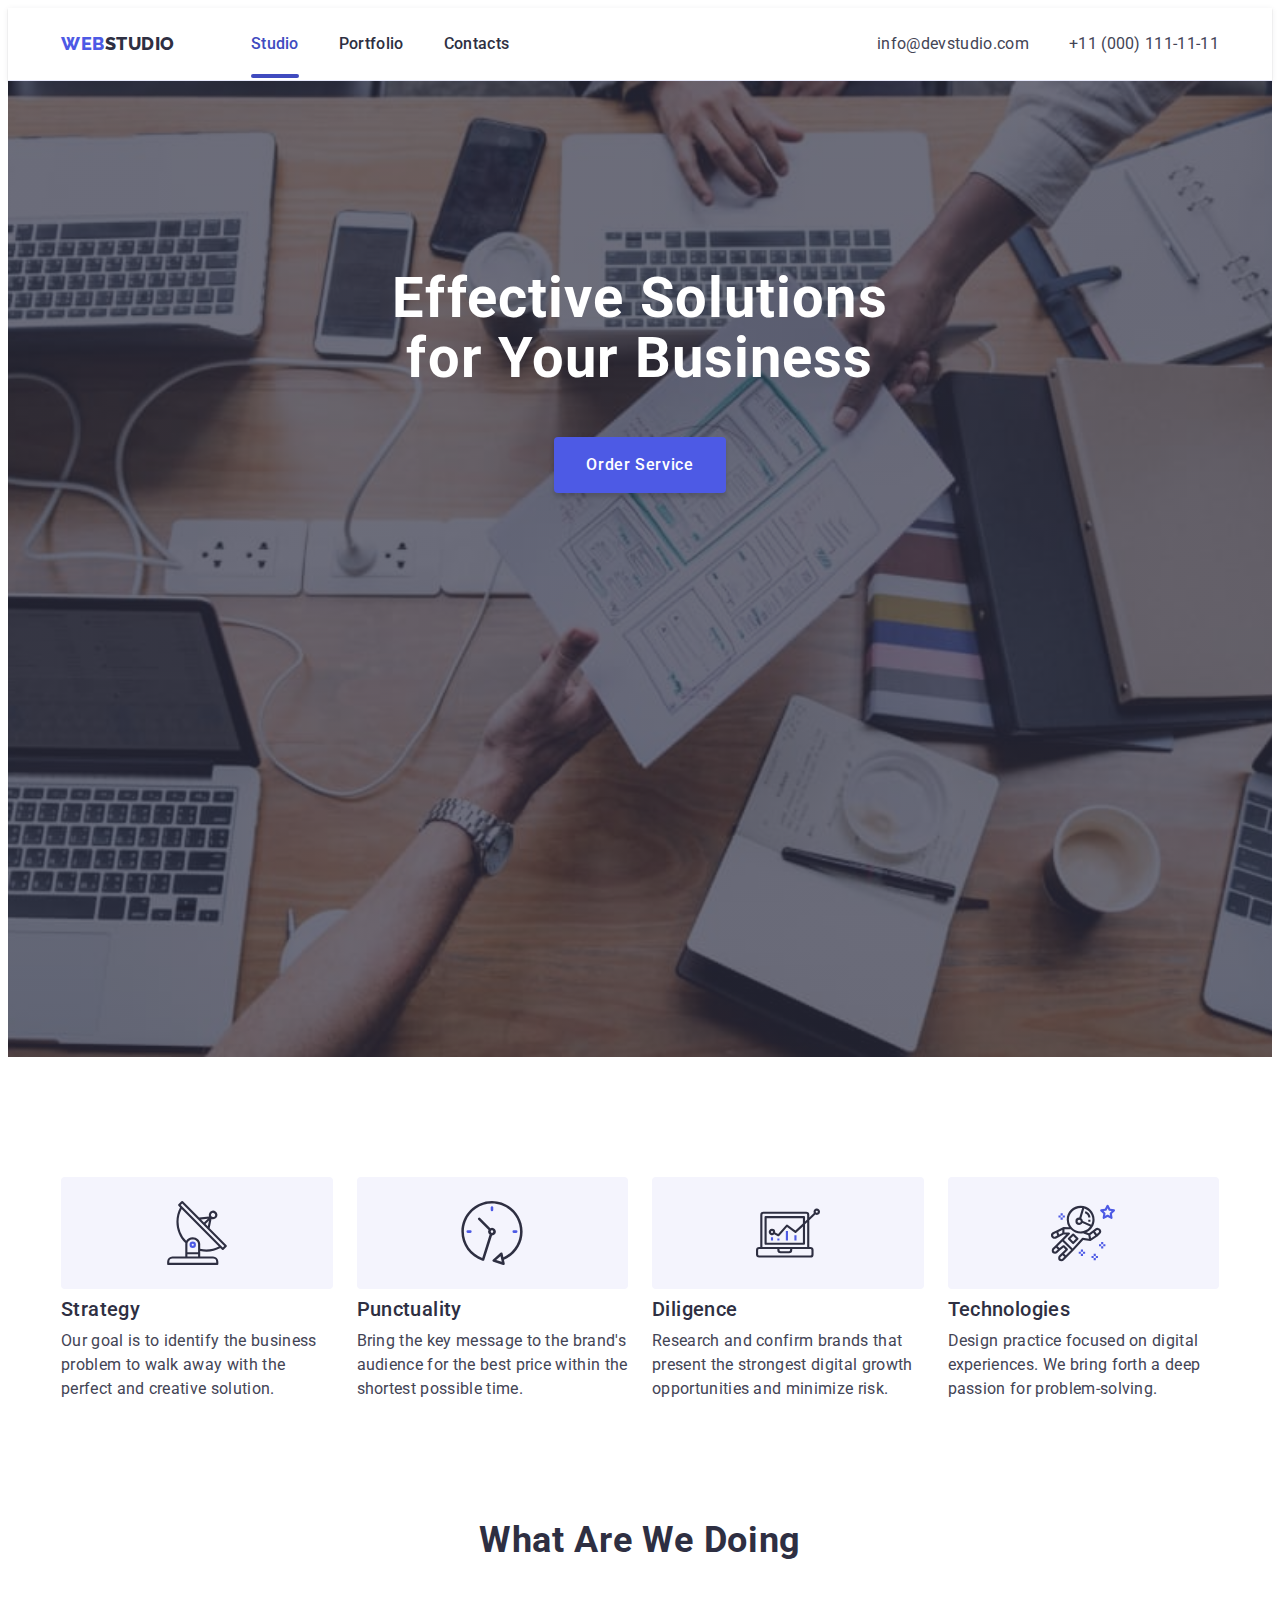
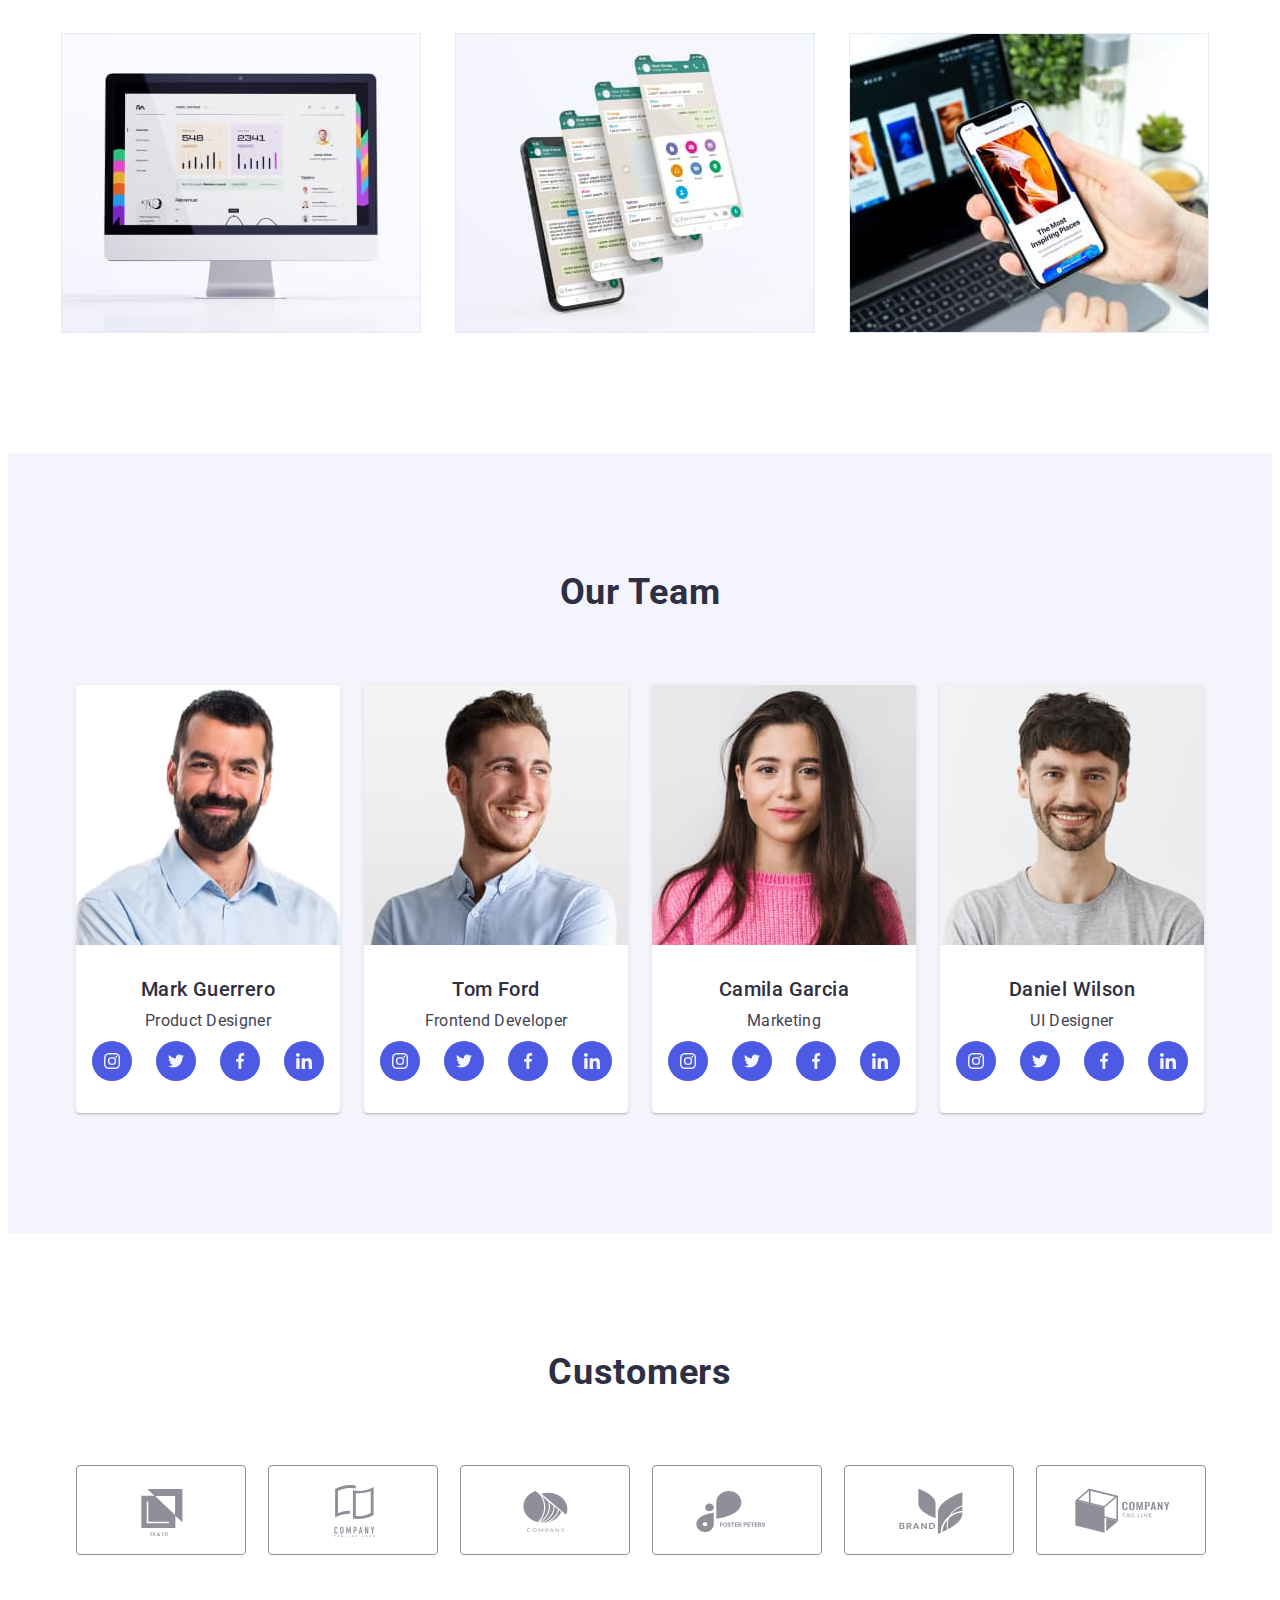
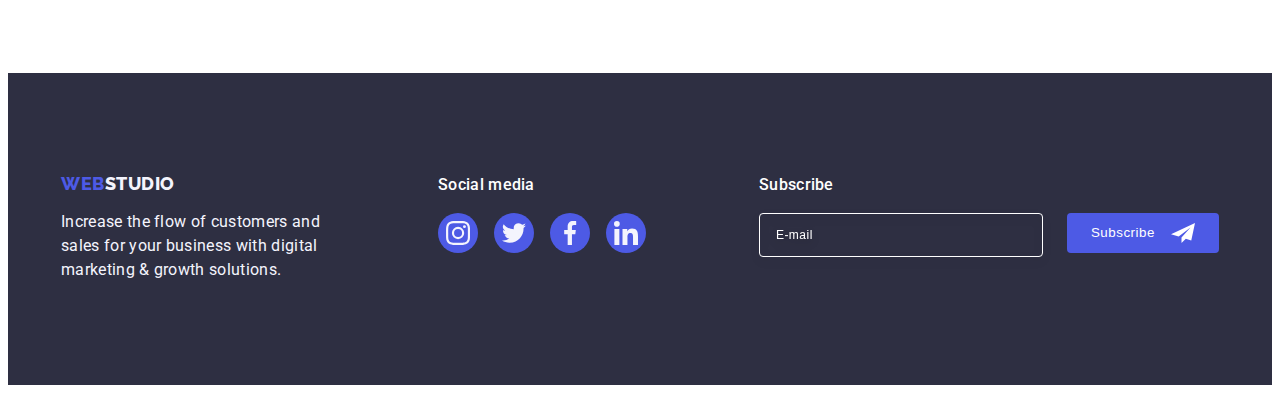
<file: index.html>
<!DOCTYPE html>
<html lang="en">

<head>
  <meta charset="UTF-8">
  <meta http-equiv="X-UA-Compatible" content="IE=edge">
  <meta name="viewport" content="width=device-width, initial-scale=1.0">
  <title>Document</title>
  <link rel="stylesheet" href="https://cdnjs.cloudflare.com/ajax/libs/modern-normalize/1.1.0/modern-normalize.min.css"
    integrity="sha512-wpPYUAdjBVSE4KJnH1VR1HeZfpl1ub8YT/NKx4PuQ5NmX2tKuGu6U/JRp5y+Y8XG2tV+wKQpNHVUX03MfMFn9Q=="
    crossorigin="anonymous" referrerpolicy="no-referrer" />
  <link rel="stylesheet" href="./css/styles.css">
  <link rel="preconnect" href="https://fonts.googleapis.com">
  <link rel="preconnect" href="https://fonts.gstatic.com" crossorigin>
  <link href="https://fonts.googleapis.com/css2?family=Raleway:wght@800&family=Roboto:wght@400;500;700;900&display=swap"
    rel="stylesheet">
</head>

<body>
  <!-- header -->
  <header class="page-header">
    <div class="container page-header-container">
      <nav class="menu-nav">
        <a href="./index.html" class="logo link">Web<span class="logo-studio">Studio</span> </a>
        <ul class="nav-list list">
          <li class="item"><a href="./index.html" class="link-nav link current">Studio</a></li>
          <li class="item"><a href="./portfolio.html" class="link-nav link">Portfolio</a></li>
          <li class="item"><a href="" class="link-nav link">Contacts</a></li>
        </ul>
        <button type="button" class="menu-burger-btn-open js-open-menu">
          <svg width="32" height="22" class="menu-icon-open">
            <use href="./images/icons.svg#icon-menu"></use>
          </svg>
        </button>
      </nav>
      <address class="authorization">
        <ul class="list-auth list ">
          <li class="item item-mail"><a href="mailto:info@devstudio.com"
              class="auth-contact link">info@devstudio.com</a></li>
          <li class="item"><a href="tel:+110001111111" class="auth-contact link">+11 (000) 111-11-11</a></li>
        </ul>
      </address>
    </div>
    <div class="mobile-menu js-menu-container">
      <div class="container mobile-menu-container">
        <!-- close btn -->
        <button class="menu-btn-close js-close-menu">
          <svg width="8" height="8" class="menu-btn-close-icon">
            <use href="./images/icons.svg#icon-close"></use>
          </svg>
        </button>
        <!-- nav -->
        <ul class="mobile-nav-list list">
          <li class="mobile-nav-list-item"><a href="./index.html" class="mobile-nav-link link current">Studio</a></li>
          <li class="mobile-nav-list-item"><a href="./portfolio.html" class="mobile-nav-link link">Portfolio</a></li>
          <li class="mobile-nav-list-item"><a href="" class="mobile-nav-link link">Contacts</a></li>
        </ul>
        <!-- adress -->
        <div class="container-address-icon">
          <ul class="mobile-address-list list">
            <li class="mobile-address-item">
              <a href="tel:+110001111111" class="mobile-address-tel link">+11 (000)
                111-11-11</a>
            </li>
            <li class="mobile-address-item">
              <a href="mailto:info@devstudio.com" class="mobile-address-mail link">info@devstudio.com</a>
            </li>
          </ul>
          <!-- icon -->
          <ul class="mobile-social-media-list list">
            <li class="mobile-social-item">
              <a href="#" class="mobile-social-link link">
                <svg class="mobile-social-icon" width="24" height="24">
                  <use href="./images/icons.svg#icon-instagram2"></use>
                </svg>
              </a>
            </li>
            <li class="mobile-social-item">
              <a href="#" class="mobile-social-link link">
                <svg class="mobile-social-icon" width="24" height="24">
                  <use href="./images/icons.svg#icon-twitter1"></use>
                </svg>
              </a>
            </li>
            <li class="mobile-social-item">
              <a href="#" class="mobile-social-link link">
                <svg class="mobile-social-icon" width="24" height="24">
                  <use href="./images/icons.svg#icon-facebook1"></use>
                </svg>
              </a>
            </li>
            <li class="mobile-social-item">
              <a href="#" class="mobile-social-link link">
                <svg class="mobile-social-icon" width="24" height="24">
                  <use href="./images/icons.svg#icon-linkedin1"></use>
                </svg>
              </a>
            </li>
          </ul>
        </div>
      </div>
    </div>

  </header>

  <main>
    <!-- hero -->
    <section class="section hero">
      <div class="container">
        <h1 class="main-title">Effective Solutions
          for Your Business</h1>
        <button type="button" class="effective-button" data-modal-open>Order Service</button>
      </div>
    </section>
    <!-- Our advantages -->
    <section class="section">
      <div class="container">
        <h2 class="visually-hidden">Our advantages</h2>
        <ul class="list our-list">

          <li class="list-our">
            <div class="list-our-container">
              <svg width="64" height="64">
                <use href="./images/icons.svg#icon-antenna"></use>
              </svg>
            </div>
            <h3 class="title-our">Strategy</h3>
            <p class="text-list">Our goal is to identify the business
              problem to walk away with the perfect and creative solution.</p>
          </li>

          <li class="list-our">
            <div class="list-our-container">
              <svg width="64" height="64">
                <use href="./images/icons.svg#icon-clock"></use>
              </svg>
            </div>
            <h3 class="title-our">Punctuality</h3>
            <p class="text-list">Bring the key message to the brand's audience for the best price within the
              shortest possible
              time.
            </p>
          </li>

          <li class="list-our">
            <div class="list-our-container">
              <svg width="64" height="64">
                <use href="./images/icons.svg#icon-diagram"></use>
              </svg>
            </div>
            <h3 class="title-our">Diligence</h3>
            <p class="text-list">Research and confirm brands that present the strongest digital growth opportunities
              and minimize
              risk.</p>
          </li>

          <li class="list-our">
            <div class="list-our-container">
              <svg width="64" height="64">
                <use href="./images/icons.svg#icon-astronaut"></use>
              </svg>
            </div>
            <h3 class="title-our">Technologies</h3>
            <p class="text-list">Design practice focused on digital experiences. We bring forth a deep passion for
              problem-solving.
            </p>
          </li>
        </ul>
      </div>
    </section>
    <!-- Worker -->
    <section class="section work">
      <div class="container">
        <h2 class="title-worker">What are we doing</h2>
        <ul class="list list-worker">
          <li class="worker-item">
            <img srcset="./images/pc/pc@2x.jpg 2x" src="./images/pc/pc.jpg" alt="pc" width="360">
          </li>
          <li class="worker-item">
            <img srcset="./images/phones/phones@2x.jpg 2x" src="./images/phones/phones.jpg" alt="phones" width="360">
          </li>
          <li class="worker-item">
            <img srcset="./images/phone/phone@2x.jpg 2x" src="./images/phone/phone.jpg" alt="phone" width="360">
          </li>
        </ul>
      </div>
    </section>
    <!-- Our Team -->
    <section class="section our-team">
      <div class="container">
        <h2 class="title-worker">Our Team</h2>
        <ul class="list list-team">
          <li class="team-list"><img srcset="./images/mark/mark@2x.jpg 2x" src="./images/mark/mark.jpg" alt="worker"
              width="264">
            <div class="our-team-item">
              <h3 class="title-our-team ">Mark Guerrero</h3>
              <p class="our-text">Product Designer</p>
              <ul class="list-icon-team list">
                <li class="list-icon-item">
                  <a href="#" class="link-icon link">
                    <svg class="icon-team" width="16" height="16">
                      <use href="./images/icons.svg#icon-instagram2"></use>
                    </svg>
                  </a>
                </li>

                <li class="list-icon-item">
                  <a href="#" class="link-icon link">
                    <svg class="icon-team" width="16" height="16">
                      <use href="./images/icons.svg#icon-twitter1"></use>
                    </svg>
                  </a>
                </li>

                <li class="list-icon-item">
                  <a href="#" class="link-icon link">
                    <svg class="icon-team" width="16" height="16">
                      <use href="./images/icons.svg#icon-facebook1"></use>
                    </svg>
                  </a>
                </li>

                <li class="list-icon-item">
                  <a href="#" class="link-icon link">
                    <svg class="icon-team" width="16" height="16">
                      <use href="./images/icons.svg#icon-linkedin1"></use>
                    </svg>
                  </a>
                </li>
              </ul>
            </div>
          </li>
          <li class="team-list"><img srcset="./images/tom/tom@2x.jpg 2x" src="./images/tom/tom.jpg" alt="worker"
              width="264">
            <div class="our-team-item">
              <h3 class="title-our-team">Tom Ford</h3>
              <p class="our-text">Frontend Developer</p>
              <ul class="list-icon-team list">
                <li class="list-icon-item">
                  <a href="#" class="link-icon link">
                    <svg class="icon-team" width="16" height="16">
                      <use href="./images/icons.svg#icon-instagram2"></use>
                    </svg>
                  </a>
                </li>

                <li class="list-icon-item">
                  <a href="#" class="link-icon link">
                    <svg class="icon-team" width="16" height="16">
                      <use href="./images/icons.svg#icon-twitter1"></use>
                    </svg>
                  </a>
                </li>

                <li class="list-icon-item">
                  <a href="#" class="link-icon link">
                    <svg class="icon-team" width="16" height="16">
                      <use href="./images/icons.svg#icon-facebook1"></use>
                    </svg>
                  </a>
                </li>

                <li class="list-icon-item">
                  <a href="#" class="link-icon link">
                    <svg class="icon-team" width="16" height="16">
                      <use href="./images/icons.svg#icon-linkedin1"></use>
                    </svg>
                  </a>
                </li>
              </ul>
            </div>
          </li>
          <li class="team-list"><img srcset="./images/camila/camila@2x.jpg 2x" src="./images/camila/camila.jpg"
              alt="worker" width="264">
            <div class="our-team-item">
              <h3 class="title-our-team">Camila Garcia</h3>
              <p class="our-text">Marketing</p>
              <ul class="list-icon-team list">
                <li class="list-icon-item">
                  <a href="#" class="link-icon link">
                    <svg class="icon-team" width="16" height="16">
                      <use href="./images/icons.svg#icon-instagram2"></use>
                    </svg>
                  </a>
                </li>

                <li class="list-icon-item">
                  <a href="#" class="link-icon link">
                    <svg class="icon-team" width="16" height="16">
                      <use href="./images/icons.svg#icon-twitter1"></use>
                    </svg>
                  </a>
                </li>

                <li class="list-icon-item">
                  <a href="#" class="link-icon link">
                    <svg class="icon-team" width="16" height="16">
                      <use href="./images/icons.svg#icon-facebook1"></use>
                    </svg>
                  </a>
                </li>

                <li class="list-icon-item">
                  <a href="#" class="link-icon link">
                    <svg class="icon-team" width="16" height="16">
                      <use href="./images/icons.svg#icon-linkedin1"></use>
                    </svg>
                  </a>
                </li>
              </ul>
            </div>
          </li>
          <li class="team-list"><img srcset="./images/daniel/daniel@2x.jpg 2x" src="./images/daniel/daniel.jpg"
              alt="worker" width="264">
            <div class="our-team-item">
              <h3 class=" title-our-team">Daniel Wilson</h3>
              <p class="our-text">UI Designer</p>
              <ul class="list-icon-team list">
                <li class="list-icon-item">
                  <a href="#" class="link-icon link">
                    <svg class="icon-team" width="16" height="16">
                      <use href="./images/icons.svg#icon-instagram2"></use>
                    </svg>
                  </a>
                </li>

                <li class="list-icon-item">
                  <a href="#" class="link-icon link">
                    <svg class="icon-team" width="16" height="16">
                      <use href="./images/icons.svg#icon-twitter1"></use>
                    </svg>
                  </a>
                </li>

                <li class="list-icon-item">
                  <a href="#" class="link-icon link">
                    <svg class="icon-team" width="16" height="16">
                      <use href="./images/icons.svg#icon-facebook1"></use>
                    </svg>
                  </a>
                </li>

                <li class="list-icon-item">
                  <a href="#" class="link-icon link">
                    <svg class="icon-team" width="16" height="16">
                      <use href="./images/icons.svg#icon-linkedin1"></use>
                    </svg>
                  </a>
                </li>
              </ul>
            </div>
          </li>
        </ul>
      </div>
    </section>
    <!-- company -->
    <section class="section">
      <div class="container">
        <h2 class="title-worker title-company">Customers</h2>
        <ul class="company-list list">

          <li class="company-list-item">
            <a href="#" class="link-company link">
              <svg class="icon" width="104" height="56">
                <use href="./images/icons.svg#icon-yaco"></use>
              </svg>
            </a>
          </li>

          <li class="company-list-item">
            <a href="#" class="link-company link">
              <svg class="icon" width="104" height="56">
                <use href="./images/icons.svg#icon-tagline"></use>
              </svg>
            </a>
          </li>

          <li class=" company-list-item">
            <a href="#" class="link-company link">
              <svg class="icon" width="104" height="56">
                <use href="./images/icons.svg#icon-company"></use>
              </svg>
            </a>
          </li>

          <li class="company-list-item">
            <a href="#" class="link-company link">
              <svg class="icon" width="104" height="56">
                <use href="./images/icons.svg#icon-foster"></use>
              </svg>
            </a>
          </li>

          <li class="company-list-item">
            <a href="#" class="link-company link">
              <svg class="icon" width="104" height="56">
                <use href="./images/icons.svg#icon-brand"></use>
              </svg>
            </a>
          </li>

          <li class="company-list-item">
            <a href="#" class="link-company link">
              <svg class="icon" width="104" height="56">
                <use href="./images/icons.svg#icon-companytag"></use>
              </svg>
            </a>
          </li>
        </ul>
      </div>
    </section>
  </main>
  <!-- footer -->
  <footer class="footer">
    <div class="container">
      <div class="footer-inform">
        <a href="./index.html" class="logo-footer link">Web<span class="logo-webstudio">Studio</span></a>
        <p class="text-footer">
          Increase the flow of customers and
          sales for your business with digital
          marketing & growth solutions.</p>
      </div>

      <div class="footer-social">
        <p class="social-text">Social media</p>
        <ul class="social-media list">
          <li class="social-item">
            <a href="#" class="social-link link">
              <svg class="social-icon" width="24" height="24">
                <use href="./images/icons.svg#icon-instagram2"></use>
              </svg>
            </a>
          </li>
          <li class="social-item">
            <a href="#" class="social-link link">
              <svg class="social-icon" width="24" height="24">
                <use href="./images/icons.svg#icon-twitter1"></use>
              </svg>
            </a>
          </li>
          <li class="social-item">
            <a href="#" class="social-link link">
              <svg class="social-icon" width="24" height="24">
                <use href="./images/icons.svg#icon-facebook1"></use>
              </svg>
            </a>
          </li>
          <li class="social-item">
            <a href="#" class="social-link link">
              <svg class="social-icon" width="24" height="24">
                <use href="./images/icons.svg#icon-linkedin1"></use>
              </svg>
            </a>
          </li>
        </ul>
      </div>

      <!-- Subscribe -->
      <div class="subscribe">
        <p class="social-text">Subscribe</p>
        <form class="subscribe-form">
          <label class="label-subscribe">
            <input type="email" name="mail" placeholder="E-mail" required class="subscribe-mail">
          </label>
          <button type="submit" class="subscribe-btn">Subscribe
            <svg width="24" height="24" class="subscribe-icon">
              <use href="./images/icons.svg#icon-telegram"></use>
            </svg>
          </button>
        </form>
      </div>
    </div>
  </footer>

  <!-- modal -->
  <div class="backdrop is-hidden" data-modal>
    <div class="modal">

      <!-- icon-close -->
      <button type="button" class="close-button" data-modal-close>
        <svg width="8" height="8" class="icon-close">
          <use href="./images/icons.svg#icon-close"></use>
        </svg>
      </button>

      <p class="title-modal">Leave your contacts and we will call you back</p>

      <form class="form-modal">
        <!-- user-name -->
        <div class="container-modal">
          <label for="user-name" class="label-form">Name</label>
          <div class="container-icon">
            <input type="text" name="user-name" id="user-name" class="input-form">
            <svg class="form-icon" width="18" height="24">
              <use href="./images/icons.svg#icon-person"></use>
            </svg>
          </div>
        </div>

        <!-- user-phone -->
        <div class="container-modal">
          <label for="user-phone" class="label-form">Phone</label>
          <div class="container-icon">
            <input type="tel" name="user-phone" class="input-form" id="user-phone">
            <svg class="form-icon" width="18" height="24">
              <use href="./images/icons.svg#icon-phone-modal"></use>
            </svg>
          </div>
        </div>
        <!-- user-email -->
        <div class="container-modal">
          <label for="user-email" class="label-form">Email</label>
          <div class="container-icon">
            <input type="email" name="user-email" class="input-form" id="user-email">
            <svg class="form-icon" width="18" height="24">
              <use href="./images/icons.svg#icon-email"></use>
            </svg>
          </div>
        </div>
        <!-- texterea -->
        <div class="container-texterea">
          <label for="user-comment" class="label-form">Comment</label>
          <textarea name="user-comment" id="user-comment" class="textarea-form" placeholder="Text input"></textarea>
        </div>

        <!-- chekbox -->
        <div class="checkbox-form">
          <input type="checkbox" name="user-privacy" value="true" class="checkbox-form-appearance visually-hidden"
            id="user-privacy">
          <label for="user-privacy" class="label-form-checkbox ">
            <span class="checkbox-form-container">
              <svg class="checkbox-vector" width="10" height="8">
                <use href="./images/icons.svg#icon-click"></use>
              </svg>
            </span>
            I accept the terms and conditions of the
            <a href="#" class="link-form">Privacy Policy</a>
          </label>

          <!-- button submit -->
        </div>
        <button type="submit" class="btn-form">Send</button>

      </form>
    </div>
  </div>

  <script src="./js/mobile-menu.js"></script>
  <script src="./js/modal.js"></script>
</body>

</html>
</file>
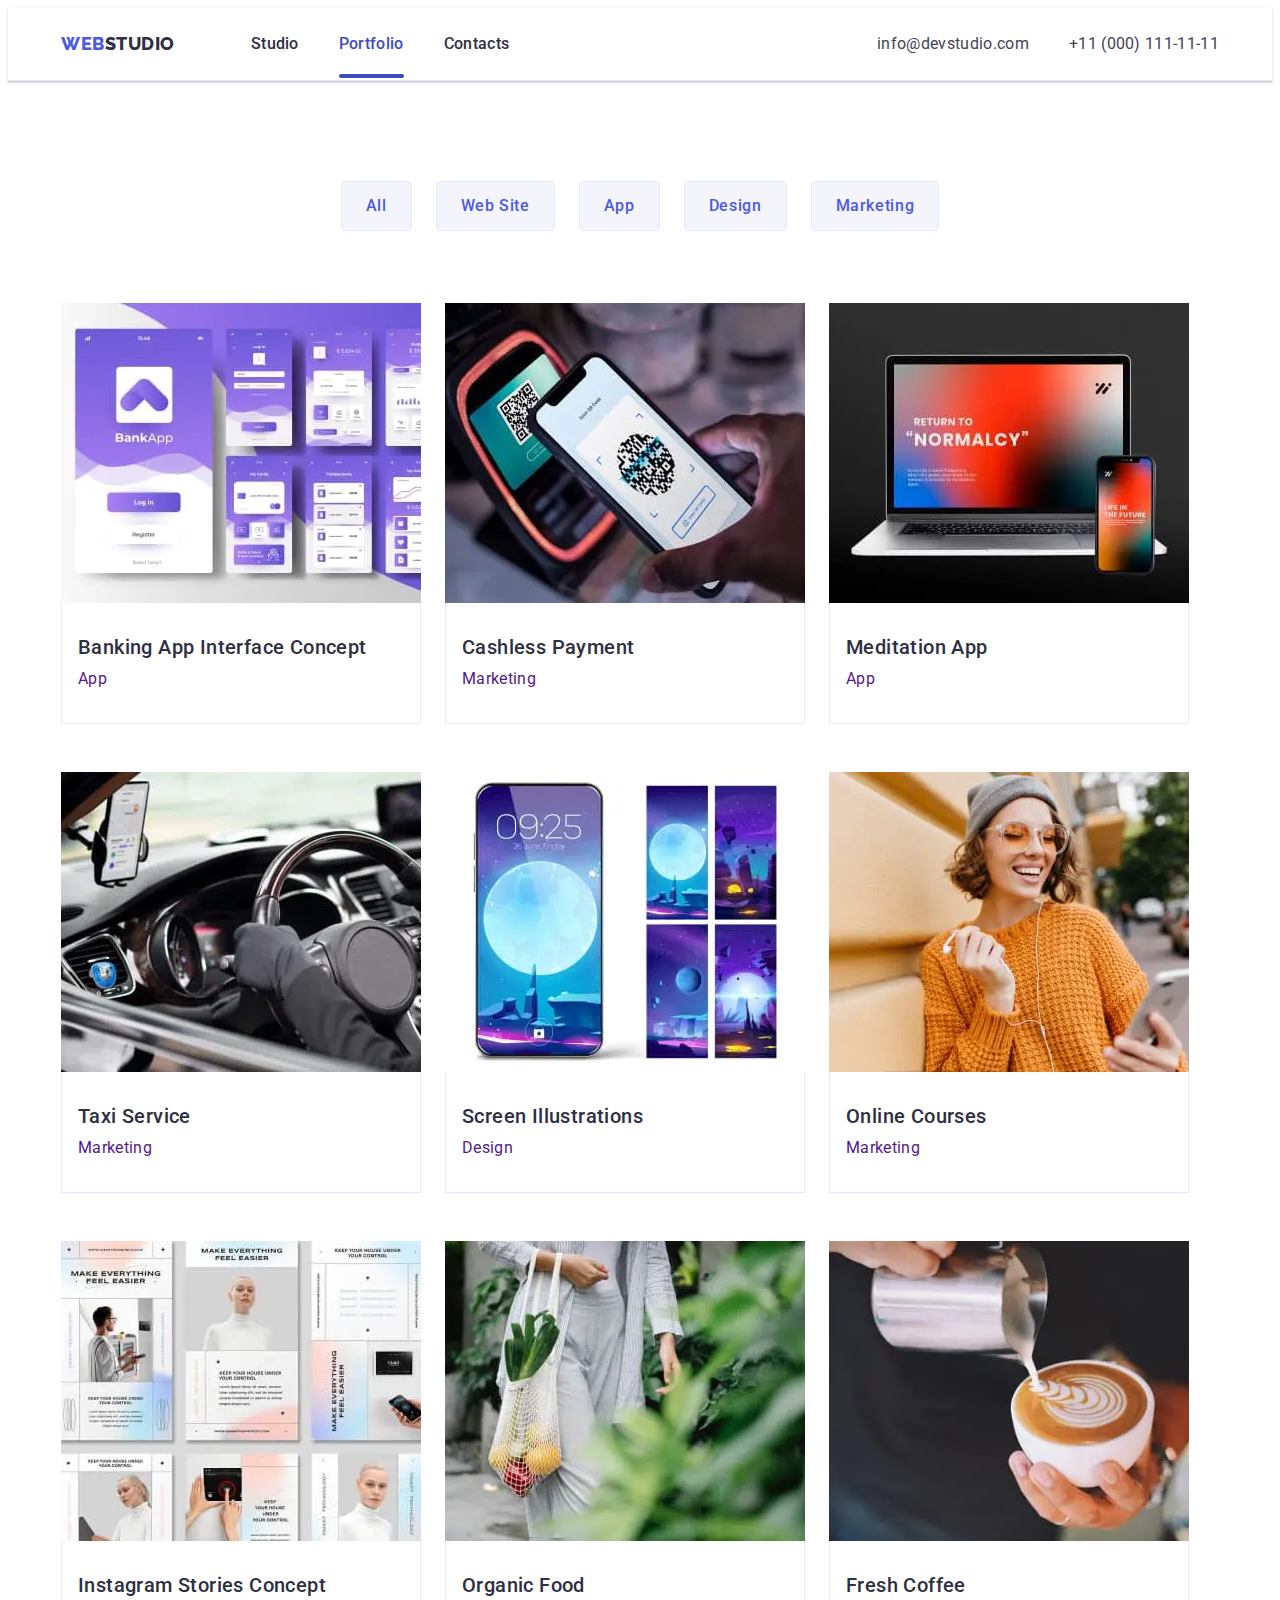
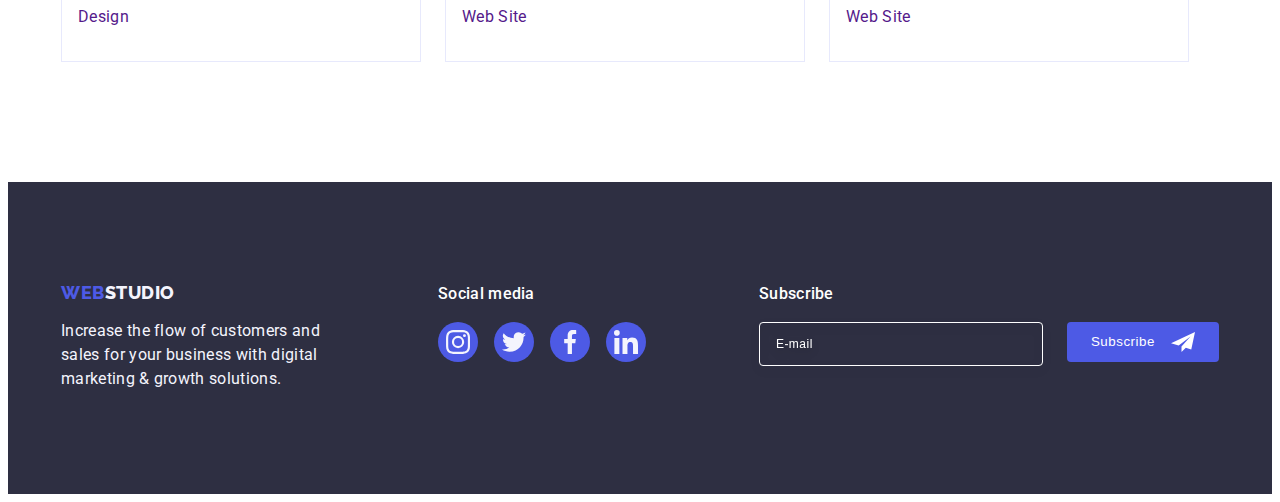
<file: portfolio.html>
<!DOCTYPE html>
<html lang="en">

<head>
  <meta charset="UTF-8">
  <meta http-equiv="X-UA-Compatible" content="IE=edge">
  <meta name="viewport" content="width=device-width, initial-scale=1.0">
  <title>Portfolio</title>
  <link rel="stylesheet" href="https://cdnjs.cloudflare.com/ajax/libs/modern-normalize/1.1.0/modern-normalize.min.css"
    integrity="sha512-wpPYUAdjBVSE4KJnH1VR1HeZfpl1ub8YT/NKx4PuQ5NmX2tKuGu6U/JRp5y+Y8XG2tV+wKQpNHVUX03MfMFn9Q=="
    crossorigin="anonymous" referrerpolicy="no-referrer" />
  <link rel="stylesheet" href="./css/styles.css">
  <link rel="preconnect" href="https://fonts.googleapis.com">
  <link rel="preconnect" href="https://fonts.gstatic.com" crossorigin>
  <link href="https://fonts.googleapis.com/css2?family=Raleway:wght@800&family=Roboto:wght@400;500;700;900&display=swap"
    rel="stylesheet">
</head>

<body>
  <!-- header -->
  <header class="page-header">
    <div class="container page-header-container">
      <nav class="menu-nav">
        <a href="./index.html" class="logo link">Web<span class="logo-studio">Studio</span> </a>
        <ul class="nav-list list">
          <li class="item"><a href="./index.html" class="link-nav link ">Studio</a></li>
          <li class="item"><a href="./portfolio.html" class="link-nav link current">Portfolio</a></li>
          <li class="item"><a href="" class="link-nav link">Contacts</a></li>
        </ul>
        <button type="button" class="menu-burger-btn-open js-open-menu">
          <svg width="32" height="22" class="menu-icon-open">
            <use href="./images/icons.svg#icon-menu"></use>
          </svg>
        </button>
      </nav>
      <address class="authorization">
        <ul class="list-auth list ">
          <li class="item item-mail"><a href="mailto:info@devstudio.com"
              class="auth-contact link">info@devstudio.com</a></li>
          <li class="item"><a href="tel:+110001111111" class="auth-contact link">+11 (000) 111-11-11</a></li>
        </ul>
      </address>
    </div>
    <div class="mobile-menu js-menu-container">
      <div class="container mobile-menu-container">
        <!-- close btn -->
        <button class="menu-btn-close js-close-menu">
          <svg width="8" height="8" class="menu-btn-close-icon">
            <use href="./images/icons.svg#icon-close"></use>
          </svg>
        </button>
        <!-- nav -->
        <ul class="mobile-nav-list list">
          <li class="mobile-nav-list-item"><a href="./index.html" class="mobile-nav-link link">Studio</a></li>
          <li class="mobile-nav-list-item"><a href="./portfolio.html" class="mobile-nav-link link current">Portfolio</a>
          </li>
          <li class="mobile-nav-list-item"><a href="" class="mobile-nav-link link">Contacts</a></li>
        </ul>
        <!-- adress -->
        <div class="container-address-icon">
          <ul class="mobile-address-list list">
            <li class="mobile-address-item">
              <a href="tel:+110001111111" class="mobile-address-tel link">+11 (000)
                111-11-11</a>
            </li>
            <li class="mobile-address-item">
              <a href="mailto:info@devstudio.com" class="mobile-address-mail link">info@devstudio.com</a>
            </li>
          </ul>
          <!-- icon -->
          <ul class="mobile-social-media-list list">
            <li class="mobile-social-item">
              <a href="#" class="mobile-social-link link">
                <svg class="mobile-social-icon" width="24" height="24">
                  <use href="./images/icons.svg#icon-instagram2"></use>
                </svg>
              </a>
            </li>
            <li class="mobile-social-item">
              <a href="#" class="mobile-social-link link">
                <svg class="mobile-social-icon" width="24" height="24">
                  <use href="./images/icons.svg#icon-twitter1"></use>
                </svg>
              </a>
            </li>
            <li class="mobile-social-item">
              <a href="#" class="mobile-social-link link">
                <svg class="mobile-social-icon" width="24" height="24">
                  <use href="./images/icons.svg#icon-facebook1"></use>
                </svg>
              </a>
            </li>
            <li class="mobile-social-item">
              <a href="#" class="mobile-social-link link">
                <svg class="mobile-social-icon" width="24" height="24">
                  <use href="./images/icons.svg#icon-linkedin1"></use>
                </svg>
              </a>
            </li>
          </ul>
        </div>
      </div>
    </div>

  </header>
  <main>
    <!-- buttons -->
    <section class="section-portfolio">
      <div class="container">
        <h1 class="visually-hidden">Buttons</h1>
        <ul class="buttons-list list">
          <li><button type="button" class="portfolio-buttons ">All</button></li>
          <li><button type="button" class="portfolio-buttons ">Web Site</button></li>
          <li><button type="button" class="portfolio-buttons ">App</button></li>
          <li><button type="button" class="portfolio-buttons ">Design</button></li>
          <li><button type="button" class="portfolio-buttons ">Marketing</button></li>
        </ul>

        <!-- Cards -->


        <ul class="list-cards list">
          <li class="list-cards-item">
            <a href="" class="link-portfolio link">
              <div class="overlay">
                <picture>
                  <!-- DESKTOP -->
                  <source srcset="./images/portfolio/interface/interface.webp 1x,
                  ./images/portfolio/interface/interface@2x.webp 2x" media="(min-width: 1158px)" type="image/webp" />
                  <source srcset="./images/portfolio/interface/interface.jpg 1x,
                  ./images/portfolio/interface/interface@2x.jpg 2x" media="(min-width: 1158px)" />
                  <!-- TABLET -->
                  <source srcset="./images/portfolio/interface/tablet-interface.webp 1x,
                  ./images/portfolio/interface/tablet-interface@2x.webp 2x" media="(min-width: 768px)"
                    type="image/webp" />
                  <source srcset="./images/portfolio/interface/tablet-interface.jpg 1x,
                  ./images/portfolio/interface/tablet-interface@2x.jpg 2x" media="(min-width: 768px)" />
                  <!-- MOBILE -->
                  <source srcset="./images/portfolio/interface/mobile-interface.webp 1x,
                  ./images/portfolio/interface/mobile-interface@2x.webp 2x" media="(max-width: 767px)"
                    type="image/webp" />
                  <source srcset="./images/portfolio/interface/mobile-interface.jpg 1x,
                  ./images/portfolio/interface/mobile-interface@2x.jpg 2x" media="(max-width: 767px)" />

                  <img src="./images/portfolio/interface/interface.jpg" alt="app interface">

                </picture>
                <p class="overlay-text">14 Stylish and User-Friendly App Design Concepts · Task Manager App · Calorie
                  Tracker App · Exotic Fruit Ecommerce App · Cloud Storage App</p>
              </div>
              <div class="card-portfolio">
                <h2 class="title-cards">Banking App Interface Concept</h2>
                <p class="text-list">App</p>
              </div>
            </a>
          </li>

          <li class="list-cards-item"><a href="" class="link-portfolio link">
              <div class="overlay">
                <picture>
                  <!-- DESKTOP -->
                  <source srcset="./images/portfolio/payment/payment.webp 1x,
                  ./images/portfolio/payment/payment@2x.webp 2x" media="(min-width: 1158px)" type="image/webp" />
                  <source srcset="./images/portfolio/payment/payment.jpg 1x,
                  ./images/portfolio/payment/payment@2x.jpg 2x" media="(min-width: 1158px)" />
                  <!-- TABLET -->
                  <source srcset="./images/portfolio/payment/tablet-payment.webp 1x,
                  ./images/portfolio/payment/tablet-payment@2x.webp 2x" media="(min-width: 768px)" type="image/webp" />
                  <source srcset="./images/portfolio/payment/tablet-payment.jpg 1x,
                  ./images/portfolio/payment/tablet-payment@2x.jpg 2x" media="(min-width: 768px)" />
                  <!-- MOBILE -->
                  <source srcset="./images/portfolio/payment/mobile-payment.webp 1x,
                  ./images/portfolio/payment/mobile-payment@2x.webp 2x" media="(max-width: 767px)" type="image/webp" />
                  <source srcset="./images/portfolio/payment/mobile-payment.jpg 1x,
                  ./images/portfolio/payment/mobile-payment@2x.jpg 2x" media="(max-width: 767px)" />

                  <img src="./images/portfolio/payment/payment.jpg" alt="Cashless Payment">

                </picture>
                <p class="overlay-text">14 Stylish and User-Friendly App Design Concepts · Task Manager App · Calorie
                  Tracker App · Exotic Fruit Ecommerce App · Cloud Storage App</p>
              </div>
              <div class="card-portfolio">
                <h2 class="title-cards">Cashless Payment</h2>
                <p class="text-list">Marketing</p>
              </div>
            </a>
          </li>

          <li class="list-cards-item"><a href="" class="link-portfolio link">
              <div class="overlay">
                <picture>
                  <!-- DESKTOP -->
                  <source srcset="./images/portfolio/meditation/meditation.webp 1x,
                  ./images/portfolio/meditation/meditation@2x.webp 2x" media="(min-width: 1158px)" type="image/webp" />
                  <source srcset="./images/portfolio/meditation/meditation.jpg 1x,
                  ./images/portfolio/meditation/meditation@2x.jpg 2x" media="(min-width: 1158px)" />
                  <!-- TABLET -->
                  <source srcset="./images/portfolio/meditation/tablet-meditation.webp 1x,
                  ./images/portfolio/meditation/tablet-meditation@2x.webp 2x" media="(min-width: 768px)"
                    type="image/webp" />
                  <source srcset="./images/portfolio/meditation/tablet-meditation.jpg 1x,
                  ./images/portfolio/meditation/tablet-meditation@2x.jpg 2x" media="(min-width: 768px)" />
                  <!-- MOBILE -->
                  <source srcset="./images/portfolio/meditation/mobile-meditation.webp 1x,
                  ./images/portfolio/meditation/mobile-meditation@2x.webp 2x" media="(max-width: 767px)"
                    type="image/webp" />
                  <source srcset="./images/portfolio/meditation/mobile-meditation.jpg 1x,
                  ./images/portfolio/meditation/mobile-meditation@2x.jpg 2x" media="(max-width: 767px)" />

                  <img src="./images/portfolio/meditation/meditation.jpg" alt="Meditation App">

                </picture>
                <p class="overlay-text">14 Stylish and User-Friendly App Design Concepts · Task Manager App · Calorie
                  Tracker App · Exotic Fruit Ecommerce App · Cloud Storage App</p>
              </div>
              <div class="card-portfolio">
                <h2 class="title-cards">Meditation App</h2>
                <p class="text-list">App</p>
              </div>
            </a>
          </li>

          <li class="list-cards-item"><a href="" class="link-portfolio link">
              <div class="overlay">
                <picture>
                  <!-- DESKTOP -->
                  <source srcset="./images/portfolio/taxi/taxi.webp 1x,
                  ./images/portfolio/taxi/taxi@2x.webp 2x" media="(min-width: 1158px)" type="image/webp" />
                  <source srcset="./images/portfolio/taxi/taxi.jpg 1x,
                  ./images/portfolio/taxi/taxi@2x.jpg 2x" media="(min-width: 1158px)" />
                  <!-- TABLET -->
                  <source srcset="./images/portfolio/taxi/tablet-taxi.webp 1x,
                  ./images/portfolio/taxi/tablet-taxi@2x.webp 2x" media="(min-width: 768px)" type="image/webp" />
                  <source srcset="./images/portfolio/taxi/tablet-taxi.jpg 1x,
                  ./images/portfolio/taxi/tablet-taxi@2x.jpg 2x" media="(min-width: 768px)" />
                  <!-- MOBILE -->
                  <source srcset="./images/portfolio/taxi/mobile-taxi.webp 1x,
                  ./images/portfolio/taxi/mobile-taxi@2x.webp 2x" media="(max-width: 767px)" type="image/webp" />
                  <source srcset="./images/portfolio/taxi/mobile-taxi.jpg 1x,
                  ./images/portfolio/taxi/mobile-taxi@2x.jpg 2x" media="(max-width: 767px)" />

                  <img src="./images/portfolio/taxi/taxi.jpg" alt="Taxi Service">

                </picture>
                <p class="overlay-text">14 Stylish and User-Friendly App Design Concepts · Task Manager App · Calorie
                  Tracker App · Exotic Fruit Ecommerce App · Cloud Storage App</p>
              </div>
              <div class="card-portfolio">
                <h2 class="title-cards">Taxi Service</h2>
                <p class="text-list">Marketing</p>
              </div>
            </a>
          </li>

          <li class="list-cards-item"><a href="" class="link-portfolio link">
              <div class="overlay">
                <picture>
                  <!-- DESKTOP -->
                  <source srcset="./images/portfolio/screen/screen.webp 1x,
                  ./images/portfolio/screen/screen@2x.webp 2x" media="(min-width: 1158px)" type="image/webp" />
                  <source srcset="./images/portfolio/screen/screen.jpg 1x,
                  ./images/portfolio/screen/screen@2x.jpg 2x" media="(min-width: 1158px)" />
                  <!-- TABLET -->
                  <source srcset="./images/portfolio/screen/tablet-screen.webp 1x,
                  ./images/portfolio/screen/tablet-screen@2x.webp 2x" media="(min-width: 768px)" type="image/webp" />
                  <source srcset="./images/portfolio/screen/tablet-screen.jpg 1x,
                  ./images/portfolio/screen/tablet-screen@2x.jpg 2x" media="(min-width: 768px)" />
                  <!-- MOBILE -->
                  <source srcset="./images/portfolio/screen/mobile-screen.webp 1x,
                  ./images/portfolio/screen/mobile-screen@2x.webp 2x" media="(max-width: 767px)" type="image/webp" />
                  <source srcset="./images/portfolio/screen/mobile-screen.jpg 1x,
                  ./images/portfolio/screen/mobile-screen@2x.jpg 2x" media="(max-width: 767px)" />

                  <img src="./images/portfolio/screen/screen.jpg" alt="Screen Illustrations">

                </picture>
                <p class="overlay-text">14 Stylish and User-Friendly App Design Concepts · Task Manager App · Calorie
                  Tracker App · Exotic Fruit Ecommerce App · Cloud Storage App</p>
              </div>
              <div class="card-portfolio">
                <h2 class="title-cards">Screen Illustrations</h2>
                <p class="text-list">Design</p>
              </div>
            </a>
          </li>

          <li class="list-cards-item"><a href="" class="link-portfolio link">
              <div class="overlay">
                <picture>
                  <!-- DESKTOP -->
                  <source srcset="./images/portfolio/courses/courses.webp 1x,
                  ./images/portfolio/courses/courses@2x.webp 2x" media="(min-width: 1158px)" type="image/webp" />
                  <source srcset="./images/portfolio/courses/courses.jpg 1x,
                  ./images/portfolio/courses/courses@2x.jpg 2x" media="(min-width: 1158px)" />
                  <!-- TABLET -->
                  <source srcset="./images/portfolio/courses/tablet-courses.webp 1x,
                  ./images/portfolio/courses/tablet-courses@2x.webp 2x" media="(min-width: 768px)" type="image/webp" />
                  <source srcset="./images/portfolio/courses/tablet-courses.jpg 1x,
                  ./images/portfolio/courses/tablet-courses@2x.jpg 2x" media="(min-width: 768px)" />
                  <!-- MOBILE -->
                  <source srcset="./images/portfolio/courses/mobile-courses.webp 1x,
                  ./images/portfolio/courses/mobile-courses@2x.webp 2x" media="(max-width: 767px)" type="image/webp" />
                  <source srcset="./images/portfolio/courses/mobile-courses.jpg 1x,
                  ./images/portfolio/courses/mobile-courses@2x.jpg 2x" media="(max-width: 767px)" />

                  <img src="./images/portfolio/courses/courses.jpg" alt="Online Courses">

                </picture>
                <p class="overlay-text">14 Stylish and User-Friendly App Design Concepts · Task Manager App · Calorie
                  Tracker App · Exotic Fruit Ecommerce App · Cloud Storage App</p>
              </div>
              <div class="card-portfolio">
                <h2 class="title-cards">Online Courses</h2>
                <p class="text-list">Marketing</p>
              </div>
            </a>
          </li>

          <li class="list-cards-item"><a href="" class="link-portfolio link">
              <div class="overlay">
                <picture>
                  <!-- DESKTOP -->
                  <source srcset="./images/portfolio/instagram/instagram.webp 1x,
                  ./images/portfolio/instagram/instagram@2x.webp 2x" media="(min-width: 1158px)" type="image/webp" />
                  <source srcset="./images/portfolio/instagram/instagram.jpg 1x,
                  ./images/portfolio/instagram/instagram@2x.jpg 2x" media="(min-width: 1158px)" />
                  <!-- TABLET -->
                  <source srcset="./images/portfolio/instagram/tablet-instagram.webp 1x,
                  ./images/portfolio/instagram/tablet-instagram@2x.webp 2x" media="(min-width: 768px)"
                    type="image/webp" />
                  <source srcset="./images/portfolio/instagram/tablet-instagram.jpg 1x,
                  ./images/portfolio/instagram/tablet-instagram@2x.jpg 2x" media="(min-width: 768px)" />
                  <!-- MOBILE -->
                  <source srcset="./images/portfolio/instagram/mobile-instagram.webp 1x,
                  ./images/portfolio/instagram/mobile-instagram@2x.webp 2x" media="(max-width: 767px)"
                    type="image/webp" />
                  <source srcset="./images/portfolio/instagram/mobile-instagram.jpg 1x,
                  ./images/portfolio/instagram/mobile-instagram@2x.jpg 2x" media="(max-width: 767px)" />

                  <img src="./images/portfolio/instagram/instagram.jpg" alt="Instagram Stories Concept">

                </picture>
                <p class="overlay-text">14 Stylish and User-Friendly App Design Concepts · Task Manager App · Calorie
                  Tracker App · Exotic Fruit Ecommerce App · Cloud Storage App</p>
              </div>
              <div class="card-portfolio">
                <h2 class="title-cards">Instagram Stories Concept</h2>
                <p class="text-list">Design</p>
              </div>
            </a>
          </li>

          <li class="list-cards-item">
            <a href="" class="link-portfolio link">
              <div class="overlay">
                <picture>
                  <!-- DESKTOP -->
                  <source srcset="./images/portfolio/food/food.webp 1x,
                  ./images/portfolio/food/food@2x.webp 2x" media="(min-width: 1158px)" type="image/webp" />
                  <source srcset="./images/portfolio/food/food.jpg 1x,
                  ./images/portfolio/food/food@2x.jpg 2x" media="(min-width: 1158px)" />
                  <!-- TABLET -->
                  <source srcset="./images/portfolio/food/tablet-food.webp 1x,
                  ./images/portfolio/food/tablet-food@2x.webp 2x" media="(min-width: 768px)" type="image/webp" />
                  <source srcset="./images/portfolio/food/tablet-food.jpg 1x,
                  ./images/portfolio/food/tablet-food@2x.jpg 2x" media="(min-width: 768px)" />
                  <!-- MOBILE -->
                  <source srcset="./images/portfolio/food/mobile-food.webp 1x,
                  ./images/portfolio/food/mobile-food@2x.webp 2x" media="(max-width: 767px)" type="image/webp" />
                  <source srcset="./images/portfolio/food/mobile-food.jpg 1x,
                  ./images/portfolio/food/mobile-food@2x.jpg 2x" media="(max-width: 767px)" />

                  <img src="./images/portfolio/food/food.jpg" alt="Organic Food">

                </picture>
                <p class="overlay-text">14 Stylish and User-Friendly App Design Concepts · Task Manager App · Calorie
                  Tracker App · Exotic Fruit Ecommerce App · Cloud Storage App</p>
              </div>
              <div class="card-portfolio">
                <h2 class="title-cards">Organic Food</h2>
                <p class="text-list">Web Site</p>
              </div>
            </a>
          </li>
          <li class="list-cards-item">
            <a href="" class="link-portfolio link">
              <div class="overlay">
                <picture>
                  <!-- DESKTOP -->
                  <source srcset="./images/portfolio/coffee/coffee.webp 1x,
                  ./images/portfolio/coffee/coffee@2x.webp 2x" media="(min-width: 1158px)" type="image/webp" />
                  <source srcset="./images/portfolio/coffee/coffee.jpg 1x,
                  ./images/portfolio/coffee/coffee@2x.jpg 2x" media="(min-width: 1158px)" />
                  <!-- TABLET -->
                  <source srcset="./images/portfolio/coffee/tablet-coffee.webp 1x,
                  ./images/portfolio/coffee/tablet-coffee@2x.webp 2x" media="(min-width: 768px)" type="image/webp" />
                  <source srcset="./images/portfolio/coffee/tablet-coffee.jpg 1x,
                  ./images/portfolio/coffee/tablet-coffee@2x.jpg 2x" media="(min-width: 768px)" />
                  <!-- MOBILE -->
                  <source srcset="./images/portfolio/coffee/mobile-coffee.webp 1x,
                  ./images/portfolio/coffee/mobile-coffee@2x.webp 2x" media="(max-width: 767px)" type="image/webp" />
                  <source srcset="./images/portfolio/coffee/mobile-coffee.jpg 1x,
                  ./images/portfolio/coffee/mobile-coffee@2x.jpg 2x" media="(max-width: 767px)" />

                  <img src="./images/portfolio/coffee/coffee.jpg" alt="Fresh Coffee">

                </picture>
                <p class="overlay-text">14 Stylish and User-Friendly App Design Concepts · Task Manager App · Calorie
                  Tracker App · Exotic Fruit Ecommerce App · Cloud Storage App</p>
              </div>
              <div class="card-portfolio">
                <h2 class="title-cards">Fresh Coffee</h2>
                <p class="text-list">Web Site</p>
              </div>
            </a>
          </li>
        </ul>
      </div>
    </section>
  </main>
  <!-- footer -->
  <footer class="footer">
    <div class="container">
      <div class="footer-inform">
        <a href="./index.html" class="logo-footer link">Web<span class="logo-webstudio">Studio</span></a>
        <p class="text-footer">Increase the flow of customers and sales for your business with digital marketing &
          growth
          solutions.</p>
      </div>

      <div class="footer-social">
        <p class="social-text">Social media</p>
        <ul class="social-media list">
          <li class="social-item">
            <a href="#" class="social-link link">
              <svg class="social-icon" width="24" height="24">
                <use href="./images/icons.svg#icon-instagram2"></use>
              </svg>
            </a>
          </li>
          <li class="social-item">
            <a href="#" class="social-link link">
              <svg class="social-icon" width="24" height="24">
                <use href="./images/icons.svg#icon-twitter1"></use>
              </svg>
            </a>
          </li>
          <li class="social-item">
            <a href="#" class="social-link link">
              <svg class="social-icon" width="24" height="24">
                <use href="./images/icons.svg#icon-facebook1"></use>
              </svg>
            </a>
          </li>
          <li class="social-item">
            <a href="#" class="social-link link">
              <svg class="social-icon" width="24" height="24">
                <use href="./images/icons.svg#icon-linkedin1"></use>
              </svg>
            </a>
          </li>
        </ul>
      </div>

      <!-- Subscribe -->
      <div class="subscribe">
        <p class="social-text">Subscribe</p>
        <form class="subscribe-form">
          <label class="label-subscribe">
            <input type="email" name="mail" placeholder="E-mail" required class="subscribe-mail">
          </label>
          <button type="submit" class="subscribe-btn">Subscribe
            <svg width="24" height="24" class="subscribe-icon">
              <use href="./images/icons.svg#icon-telegram"></use>
            </svg>
          </button>
        </form>
      </div>
    </div>
  </footer>
  <script src="./js/mobile-menu.js"></script>
</body>

</html>
</file>
<file: css/styles.css>
/* #FFFFFF background/h1/color button*/
/* #434455 text*/
/* #2E2F42 logo/link/h2/h3, #4D5AE5  */

:root {
  --brand-background: #FFFFFF;
  --brand-font: "Roboto", sans-serif;
  --color-text: #434455;
  --accent-color: #4D5AE5;
  --color-title: #2e2f42;
  --link-hover: #404BBF;
  --transition-dur: 250ms cubic-bezier(0.4, 0, 0.2, 1);
  --color-white: #FFFFFF;
  --color-label-text: #8e8f99;
}

body {
  background: var(--brand-background);
  color: var(--color-text);
  font-family: var(--brand-font);
  font-style: normal;
  font-weight: 400;
  font-size: 16px;
  line-height: 1.5;
  letter-spacing: 0.02em;
}

h1,
h2,
h3,
h4,
h5,
h6,
ul,
ol,
p {
  margin: 0;
}

img {
  display: block;
  height: auto;
  max-width: 100%;
}

button {
  cursor: pointer;
}

.container {
  padding-left: 16px;
  padding-right: 16px;
  margin-left: auto;
  margin-right: auto;
}

.link {
  text-decoration: none;
}

.list {
  list-style-type: none;
  padding: 0;
}



/* visually-hidden */
.visually-hidden {

  position: absolute;
  white-space: nowrap;
  width: 1px;
  height: 1px;
  overflow: hidden;
  border: 0;
  padding: 0;
  clip: rect(0 0 0 0);
  clip-path: inset(50%);
  margin: -1px;
}



/* header */

.logo {
  font-family: Raleway, sans-serif;
  font-style: normal;
  font-weight: 800;
  font-size: 18px;
  line-height: 1.17;
  letter-spacing: 0.03em;
  text-transform: uppercase;
  text-decoration: none;
  color: var(--accent-color);
}

.logo-studio {
  color: var(--color-title);
}

.page-header {
  border-bottom: 1px solid #E7E9FC;
  box-shadow: 0px 2px 1px rgba(46, 47, 66, 0.08), 0px 1px 1px rgba(46, 47, 66, 0.16), 0px 1px 6px rgba(46, 47, 66, 0.08);
}

.link-nav:hover,
.link-nav:focus {
  color: var(--link-hover);
}



/* 0px - 767px */
@media screen and (max-width: 767.5px) {
  .container {
    max-width: 428px;

  }

  .section {
    padding: 96px 0;
  }


  .nav-list {
    display: none;
  }

  .authorization {
    display: none;
  }

  .menu-nav {
    display: flex;
    justify-content: space-between;
    align-items: center;
  }

  .menu-nav a {
    padding: 24px 0;
  }

  .menu-burger-btn-open {
    border: none;
    background: transparent;
    padding: 0;
    margin: 0;
    line-height: 0;
  }

  .menu-btn-close {
    position: absolute;
    top: 24px;
    right: 24px;
    padding: 0;

    display: flex;
    justify-content: center;
    align-items: center;

    width: 24px;
    height: 24px;
    background-color: #E7E9FC;
    border: 1px solid rgba(46, 47, 66, 0.1);
    border-radius: 50%;
  }

  .menu-btn-close-icon {
    fill: #2e2f42;
  }

  .mobile-menu-container {
    position: relative;
    display: flex;
    flex-direction: column;
    justify-content: space-between;
    height: inherit;
    padding: 80px 16px 40px 40px;
  }

  .mobile-menu {
    position: fixed;
    top: 0;
    left: 0;
    width: 100%;
    height: 100%;

    background-color: var(--color-white);
    box-shadow: 0px 2px 1px rgba(46, 47, 66, 0.08), 0px 1px 1px rgba(46, 47, 66, 0.16), 0px 1px 6px rgba(46, 47, 66, 0.08);

    opacity: 0;
    visibility: hidden;
    pointer-events: none;

    z-index: 9999;

    transition: opacity var(--transition-dur);
  }

  .mobile-menu.is-open {
    opacity: 1;
    visibility: visible;
    pointer-events: auto;
  }

  .mobile-nav-list {
    display: flex;
    flex-direction: column;
    row-gap: 40px;
  }

  .mobile-nav-link {
    font-weight: 700;
    font-size: 36px;
    line-height: 1.11;
    letter-spacing: 0.02em;
    text-transform: capitalize;
    color: var(--color-title);
  }

  .container-address-icon {
    display: flex;
    flex-direction: column;
    justify-content: space-between;
  }


  .mobile-address-list {
    display: flex;
    flex-direction: column;
    row-gap: 40px;
    margin-bottom: 48px;
  }

  .mobile-address-tel {
    font-weight: 700;
    font-size: 36px;
    line-height: 1.11;
    letter-spacing: 0.02em;
    text-transform: capitalize;
    color: var(--accent-color);
  }

  .mobile-address-mail {
    font-weight: 500;
    font-size: 20px;
    line-height: 1.2;
    letter-spacing: 0.02em;
    color: var(--color-text);
  }


  .mobile-social-media-list {
    display: flex;
    align-items: flex-end;
    gap: 56px;


  }

  .mobile-social-item {
    width: 40px;
    height: 40px;
  }

  .mobile-social-link {
    display: flex;
    justify-content: center;
    align-items: center;
    background-color: var(--accent-color);
    border-radius: 50%;
    width: 100%;
    height: 100%;
    transition: background-color var(--transition-dur);
  }

  .mobile-social-link:hover,
  .mobile-social-link:focus {
    background-color: var(--link-hover);
  }

  .mobile-social-icon {
    fill: #F4F4FD;
  }

  .hero {
    padding: 112px 0;
  }

  .main-title {
    max-width: 320px;
    margin: 0 auto 72px auto;

    font-size: 36px;
    line-height: 1.11;
    text-transform: capitalize;
  }

  .list-our .list-our-container {
    display: none;
  }

  .our-list {
    display: flex;
    flex-direction: column;
    row-gap: 72px;
  }

  .list-our .title-our {
    margin-bottom: 8px;
    font-weight: 700;
    font-size: 36px;
    line-height: 1.11;
    text-align: center;
    letter-spacing: 0.02em;
    text-transform: capitalize;
    color: var(--color-title)
  }

  .text-list {
    font-size: 16px;
    font-weight: 500;
    line-height: 1.5;
    letter-spacing: 0.02em;
    color: var(--color-text);
  }

  .work {
    display: none;
  }




  .list-team {
    display: flex;
    flex-direction: column;
    row-gap: 72px;
    max-width: 264px;
    margin: 0 auto;
  }

  .our-team-item {
    padding: 32px 16px;
  }

  .list-icon-team {
    padding: 0;
  }



  /* ---company--- */
  .company-list {
    display: flex;
    flex-wrap: wrap;
    justify-content: center;
    gap: 72px 16px;
  }

  .company-list-item {
    width: 190px;
    height: 88px;
  }

  /* --footer--- */
  .footer .container {
    display: flex;
    flex-direction: column;
    row-gap: 72px;

    padding-top: 96px;
    padding-bottom: 96px;
  }

  .footer-inform {
    display: flex;
    flex-direction: column;
    justify-content: center;
    align-items: center;
  }

  .text-footer {
    max-width: 268px;
  }

  .footer-social {
    display: flex;
    flex-direction: column;
    justify-content: center;
    align-items: center;
  }


  .subscribe-form {
    display: flex;
    flex-direction: column;
    row-gap: 16px;
  }

  .social-text {
    text-align: center;
  }


  .subscribe-mail {
    width: 100%;
  }

  .subscribe-btn {
    width: 165px;
    margin-left: auto;
    margin-right: auto;
  }

  .modal {
    width: 392px;
  }

  /* portfolio buttons */

  .section-portfolio {
    padding-top: 48px;
    padding-bottom: 48px;
  }

  .buttons-list {
    display: flex;
    justify-content: flex-start;
    flex-wrap: wrap;
    gap: 24px 16px;

    max-width: 263px;
    margin-bottom: 48px;

  }

  .portfolio-buttons {
    padding: 8px 16px;

  }

  .list-cards {
    display: flex;
    flex-direction: column;
    justify-content: center;
    align-items: center;
    row-gap: 48px;
  }

}

/* 768px + */
@media screen and (min-width: 768px) {
  .container {
    max-width: 768px;
  }

  .section {
    padding: 96px 0;
  }

  .hero {
    padding: 112px 0;
  }

  .menu-burger-btn-open {
    display: none;
  }

  .mobile-menu {
    display: none;
  }

  .page-header-container {
    display: flex;
  }

  .menu-nav {
    display: flex;
    align-items: center;
    column-gap: 120px;

  }

  .nav-list {
    display: flex;
    column-gap: 40px;
    justify-content: center;
  }

  .link-nav {
    padding: 24px 0;
    font-weight: 500;
    font-size: 16px;
    line-height: 1.5;
    letter-spacing: 0.02em;
    color: var(--color-title);
    text-decoration: none;
    transition: color var(--transition-dur);
  }

  .current::after {
    content: '';
    position: absolute;
    left: 0;
    bottom: -1px;
    background-color: var(--link-hover);
    width: 100%;
    height: 4px;
    border-radius: 2px;
  }

  .authorization {
    padding: 6px 0;
    margin-left: auto;
  }

  .auth-contact {
    font-size: 12px;
    line-height: 1.17;
    font-style: normal;
    color: var(--color-text);
    transition: color var(--transition-dur);
  }

  .auth-contact:hover,
  .auth-contact:focus {
    color: var(--link-hover);
  }

  .item-mail {
    margin-bottom: 12px;
  }

  .main-title {
    margin: 0 auto 36px auto;
    max-width: 496px;

    font-size: 56px;
    line-height: 1.07;
  }

  .list-our-container {
    display: none;
  }

  .our-list {
    display: flex;
    flex-wrap: wrap;
    gap: 72px 24px;
  }

  .list-our {
    width: calc((100% - 24px) / 2);
  }

  .title-our {
    font-weight: 700;
    font-size: 36px;
    line-height: 1.2;
    letter-spacing: 0.02em;
    color: var(--color-title);
    margin-bottom: 8px;
  }

  .work {
    display: none;
  }

  .text-list {
    font-weight: 500;
  }

  .list-team {
    display: flex;
    justify-content: center;
    flex-wrap: wrap;
    gap: 72px 24px;
  }

  .our-team-item {
    padding: 32px 16px;
  }

  .title-our-team {
    text-align: center;
  }

  .our-team-item .text-list {
    text-align: center;
    margin-bottom: 8px;
  }

  /* ---company--- */
  .company-list {
    display: flex;
    flex-wrap: wrap;
    justify-content: center;
    gap: 72px 24px;
  }

  .company-list-item {
    height: 88px;
    width: 168px;
  }

  /* ---footer--- */
  .footer .container {
    display: flex;
    flex-wrap: wrap;
    gap: 72px 24px;
    padding: 96px 16px 96px 108px;

  }

  .footer-inform {
    max-width: 264px;
    height: 112px;
  }

  .footer-social {
    height: 80px;
  }

  .subscribe-form {
    display: flex;
    column-gap: 24px;
  }

  .subscribe-mail {
    width: 264px;
  }

  .modal {
    overflow: scroll;
  }

  .list-cards {
    display: flex;
    flex-wrap: wrap;
  }

  .section-portfolio {
    padding-top: 64px;
    padding-bottom: 96px;
  }

  .buttons-list {
    display: flex;
    justify-content: center;
    column-gap: 24px;

    margin-bottom: 64px;
  }

  .portfolio-buttons {
    padding: 12px 24px;
  }

  .list-cards {
    gap: 72px 24px;
  }


}


/* 1158px + */
@media screen and (min-width: 1158px) {
  .container {
    max-width: 1158px;
    padding-left: 15px;
    padding-right: 15px;
  }

  .section {
    padding: 120px 0;
  }

  .hero {
    padding: 188px 0;
    max-width: 1440px;
    height: 600px;
  }

  .menu-nav {
    display: flex;
    align-items: center;
    column-gap: 0;
  }

  .logo {
    margin-right: 76px;
  }

  .list-auth {
    display: flex;
    column-gap: 40px;
  }

  .auth-contact {
    font-size: 16px;
    line-height: 1.5;
  }

  .item-mail {
    margin-bottom: 0;
  }

  .authorization {
    padding: 24px 0;
  }

  .main-title {
    max-width: 496px;
    margin: 0 auto 48px auto;

  }

  .list-our-container {
    display: flex;
    justify-content: center;
    align-items: center;

    height: 112px;
    background-color: #F4F4FD;
    margin-bottom: 8px;
    border-radius: 4px;
  }

  .our-list>.list-our {
    width: calc((100% - 72px) / 4);
  }

  .title-our {
    font-weight: 500;
    font-size: 20px;
  }

  .text-list {
    font-weight: 400;
  }


  /* our advantages */
  .work {
    display: block;
    padding-top: 0;
  }


  .list-worker {
    display: flex;
    flex-wrap: wrap;
    gap: 24px;
    padding: 0;
  }

  .list-worker>.worker-item {
    width: calc((100% - 48px) / 3);
  }

  .footer .container {
    justify-content: space-between;
    padding: 100px 15px;
  }

  .backdrop .modal {
    overflow: visible;
  }

  .buttons-list {
    margin-bottom: 72px;
  }

  .section-portfolio {
    padding-top: 100px;
    padding-bottom: 120px;
  }

  .list-cards {
    row-gap: 48px;
  }

}

/* 320 - 427 */
@media screen and (min-width: 320px) and (max-width:427px) {
  .mobile-social-media-list {
    display: flex;
    justify-content: flex-start;
    gap: 30px;
  }

  .backdrop .modal {
    width: 95%;
    max-width: 392px;
    height: 95%;
    max-height: 584px;
    overflow: scroll;
  }

  .mobile-address-tel {
    font-size: 26px;
  }
}



.current {
  position: relative;
  color: var(--link-hover);
}


/* hero */
.hero {
  position: relative;
  background-color: var(--color-title);
  background-image: linear-gradient(rgba(46, 47, 66, 0.7), rgba(46, 47, 66, 0.7)), url(../images/hero/hero-mobile.jpg);
  background-repeat: no-repeat;
  background-position: center;
  background-size: cover;
  margin: 0 auto;
}

/* 
0px - 767px
2x
*/
@media screen and (min-device-pixel-ratio: 2) and (max-width: 767px),
screen and (min-resolution: 192dpi) and (max-width: 767px),
screen and (min-resolution: 2dppx) and (max-width: 767px) {
  .hero {
    background-image: linear-gradient(rgba(46, 47, 66, 0.7), rgba(46, 47, 66, 0.7)), url(../images/hero/hero-mobile@2x.jpg);
  }
}

/* 768px */
@media screen and (min-width: 768px) {
  .hero {
    background-image: linear-gradient(rgba(46, 47, 66, 0.7), rgba(46, 47, 66, 0.7)), url('../images/hero/hero-tablet.jpg');
  }
}

/* 
768px +
2x
*/
@media screen and (min-device-pixel-ratio: 2) and (min-width: 768px),
screen and (min-resolution: 192dpi) and (min-width: 768px),
screen and (min-resolution: 2dppx) and (min-width: 768px) {
  .hero {
    background-image: linear-gradient(rgba(46, 47, 66, 0.7), rgba(46, 47, 66, 0.7)), url('../images/hero/hero-tablet@2x.jpg');
  }
}

/* 1158px */
@media screen and (min-width: 1158px) {
  .hero {
    background-image: linear-gradient(rgba(46, 47, 66, 0.7), rgba(46, 47, 66, 0.7)), url('../images/hero/hero.jpg');
  }
}

/* 
1158px +
2x
*/
@media screen and (min-device-pixel-ratio: 2) and (min-width: 1158px),
screen and (min-resolution: 192dpi) and (min-width: 1158px),
screen and (min-resolution: 2dppx) and (min-width: 1158px) {
  .hero {
    background-image: linear-gradient(rgba(46, 47, 66, 0.7), rgba(46, 47, 66, 0.7)), url('../images/hero/hero@2x.jpg');
  }
}

/*-----------h1-------- */
.main-title {
  display: block;
  font-style: normal;
  font-weight: 700;
  text-align: center;
  letter-spacing: 0.02em;
  color: #FFFFFF;
}

.effective-button {
  padding: 16px 32px;
  display: block;
  margin: 0 auto;
  min-width: 169px;
  height: 56px;

  border: none;
  font-family: var(--brand-font);
  background: var(--accent-color);
  box-shadow: 0px 4px 4px rgba(0, 0, 0, 0.15);
  border-radius: 4px;
  font-style: normal;
  font-weight: 500;
  font-size: 16px;
  line-height: 1.5;
  letter-spacing: 0.04em;
  color: #FFFFFF;
  transition: background-color var(--transition-dur);
}

.effective-button:hover,
.effective-button:focus {
  background: var(--link-hover);
}


/* h2 */

.title-worker {
  font-weight: 700;
  font-size: 36px;
  line-height: 1.11;
  text-align: center;
  letter-spacing: 0.02em;
  text-transform: capitalize;
  color: var(--color-title);
  margin-bottom: 72px;
}





/* Our Team */
.our-team {
  background-color: #F4F4FD;
}



.list-team>.team-list {
  background-color: #FFFFFF;
  /* width: calc((100% - 72px) / 4); */
  box-shadow: 0px 1px 6px rgba(46, 47, 66, 0.08),
    0px 1px 1px rgba(46, 47, 66, 0.16),
    0px 2px 1px rgba(46, 47, 66, 0.08);
  border-radius: 0px 0px 4px 4px;
}

.title-our-team {
  margin-bottom: 8px;
  font-weight: 500;
  font-size: 20px;
  line-height: 1.2;
  text-align: center;
  letter-spacing: 0.02em;
  color: var(--color-title);
}

.our-text {
  margin-bottom: 8px;
  font-weight: 400;
  font-size: 16px;
  line-height: 1.5;
  text-align: center;
  letter-spacing: 0.02em;
  color: var(--color-text);
}

.list-icon-team {
  display: flex;
  gap: 24px;
  /* padding: 0 16px; */
  justify-content: center;
}

.list-icon-item {
  width: calc((100% - 72px) / 4);
  height: 40px;
}

.link-icon {
  display: flex;
  justify-content: center;
  align-items: center;
  width: 100%;
  height: 100%;
  background-color: #4D5AE5;
  border-radius: 50%;
  transition: background-color var(--transition-dur);
}

.icon-team {
  fill: #f4f4fd;
}

.link-icon:hover,
.link-icon:focus {
  background-color: #404BBF;
}


/* company */

.title-company {
  line-height: 1.1;
}


.link-company {
  display: flex;
  justify-content: center;
  align-items: center;
  width: 100%;
  height: 100%;
  border-color: #8E8F99;
  border-style: solid;

  border-width: 1px;

  border-radius: 4px;
  color: #8e8f99;
  transition: border-color var(--transition-dur),
    color var(--transition-dur);
}

.icon {

  fill: currentColor;
  transition: color var(--transition-dur);
}

.link-company:hover .icon,
.link-company:focus .icon {
  color: var(--link-hover);
}

.link-company:hover,
.link-company:focus {
  border-color: var(--link-hover);
  border-style: solid;
  border-width: 1px;
  color: var(--link-hover);
}

/* footer */

.footer {
  /* padding: 100px 0; */
  background: var(--color-title);
}

.logo-footer {
  display: inline-block;
  margin-bottom: 16px;
  font-family: Raleway, sans-serif;
  font-style: normal;
  font-weight: 800;
  font-size: 18px;
  line-height: 1.17;
  letter-spacing: 0.03em;
  text-transform: uppercase;
  text-decoration: none;
  color: var(--accent-color);
}


.social-media {
  display: flex;
  gap: 16px;
}

.social-item {
  width: 40px;
  height: 40px;
}

.social-link {
  display: flex;
  justify-content: center;
  align-items: center;
  background-color: var(--accent-color);
  border-radius: 50%;
  width: 100%;
  height: 100%;
  transition: background-color var(--transition-dur);
}

.social-link:hover,
.social-link:focus {
  background-color: #31D0AA;
}

.social-icon {
  fill: #F4F4FD;
}

.social-text {
  color: var(--brand-background);
  font-weight: 500;
  margin-bottom: 16px;
}

/* Subscribe*/

.subscribe-mail {
  height: 40px;
  padding-left: 16px;

  background-color: transparent;
  color: var(--color-white);
  font-size: 12px;
  font-weight: 400;
  line-height: 1.5;
  letter-spacing: 0.04em;
  border: 1px solid #FFFFFF;
  filter: drop-shadow(0px 4px 4px rgba(0, 0, 0, 0.15));
  border-radius: 4px;
}

.subscribe-mail::placeholder {
  color: var(--color-white);
}

.subscribe-btn {
  display: flex;
  justify-content: center;
  align-items: center;
  height: 40px;
  padding: 8px 24px;

  color: var(--color-white);
  background-color: var(--accent-color);
  border-radius: 4px;
  box-shadow: none;
  cursor: pointer;
  font-weight: 500;
  line-height: 1.5;
  letter-spacing: 0.04em;
  border: none;

  transition: background-color var(--transition-dur),
    box-shadow var(--transition-dur);
}

.subscribe-btn:hover,
.subscribe-btn:focus {
  background-color: var(--link-hover);
  box-shadow: 0px 4px 4px rgba(0, 0, 0, 0.15);
}

.subscribe-icon {
  margin-left: 16px;
}

/* footer portfolio */
.logo-webstudio {
  color: #F4F4FD;
}

/* footer p */
.text-footer {
  color: #F4F4FD;
  /* max-width: 264px; */
}


/* portfolio */
/* .section-portfolio {
  padding: 96px 0 120px;
} */


.buttons-list .portfolio-buttons {
  font-family: var(--brand-font);
  font-style: normal;
  font-weight: 500;
  font-size: 16px;
  line-height: 1.5;
  letter-spacing: 0.04em;
  color: var(--accent-color);
  /* padding: 12px 24px; */

  background: #F4F4FD;
  border: 1px solid #E7E9FC;
  border-radius: 4px;

  transition: background-color var(--transition-dur),
    color var(--transition-dur),
    border-color var(--transition-dur),
    box-shadow var(--transition-dur);
}

.list .portfolio-buttons:hover,
.list .portfolio-buttons:focus {
  background-color: var(--link-hover);
  color: #FFFFFF;
  border: 1px solid transparent;
  box-shadow: 0px 3px 1px rgba(0, 0, 0, 0.1), 0px 2px 1px rgba(0, 0, 0, 0.08), 0px 2px 2px rgba(0, 0, 0, 0.12);
}

/* h2 */
.title-cards {
  font-weight: 500;
  font-size: 20px;
  line-height: 1.2;
  letter-spacing: 0.02em;
  color: var(--color-title);
}

/* buttons portfolio */
/* .buttons-list {
  /* display: flex;
  justify-content: center;
  gap: 24px;
  margin-bottom: 72px; 
} */

/* h2 cards */
.card-portfolio .title-cards {
  margin-bottom: 8px;
}



/* li */
/* .list-cards {
  display: flex;
  flex-wrap: wrap;
  padding: 0;
  margin: 0;
  column-gap: 24px;
  row-gap: 48px;
} */

/* .list-cards .list-cards-item {
  width: calc((100% - 48px) / 3);
} */

.link-portfolio {
  display: block;
  transition: box-shadow var(--transition-dur);
}

/* overlay */

.overlay {
  position: relative;
  overflow: hidden;
}

.overlay-text {
  position: absolute;
  left: 0;
  top: 0;
  width: 100%;
  height: 100%;
  background-color: #4D5AE5;
  color: #F4F4FD;
  padding: 40px 32px;

  transform: translateY(100%);
  transition: transform var(--transition-dur);
}

.link-portfolio:hover .overlay-text,
.link-portfolio:focus .overlay-text {
  transform: translateY(0);
}



.card-portfolio {
  border: 1px solid #E7E9FC;
  border-top: none;
  padding: 32px 16px;
}

.list-cards-item .link-portfolio:hover,
.list-cards-item .link-portfolio:focus {
  box-shadow: 0px 1px 6px rgba(46, 47, 66, 0.08), 0px 1px 1px rgba(46, 47, 66, 0.16), 0px 2px 1px rgba(46, 47, 66, 0.08);
}



/* modal */

.backdrop {
  position: fixed;
  top: 0;
  left: 0;
  width: 100%;
  height: 100%;
  background: rgba(46, 47, 66, 0.4);
  opacity: 1;
  visibility: visible;
  transition: opacity var(--transition-dur),
    visibility var(--transition-dur);
}

.is-hidden {
  opacity: 0;
  visibility: hidden;
  pointer-events: none;
}

.modal {
  position: absolute;
  top: 50%;
  left: 50%;
  transform: translate(-50%, -50%);
  width: 408px;
  height: 584px;
  padding: 72px 24px 24px 24px;
  background-color: #FCFCFC;
  box-shadow: 0px 1px 1px rgba(0, 0, 0, 0.14), 0px 1px 3px rgba(0, 0, 0, 0.12), 0px 2px 1px rgba(0, 0, 0, 0.2);
  border-radius: 4px;

  transition: transform var(--transition-dur);
}

.close-button {
  position: absolute;
  top: 24px;
  right: 24px;
  width: 24px;
  height: 24px;
  border: 1px solid rgba(0, 0, 0, 0.1);
  background: #E7E9FC;
  border-radius: 50%;
  padding: 0;
  display: flex;
  justify-content: center;
  align-items: center;
  cursor: pointer;
  transition: background-color var(--transition-dur),
    border var(--transition-dur);
}

.icon-close {
  fill: currentColor;
  transition: fill var(--transition-dur);
}

.close-button:hover,
.close-button:focus {
  background-color: var(--link-hover);
  border: none;
}

.close-button:hover .icon-close,
.close-button:focus .icon-close {
  fill: var(--color-white);
}


.container-modal {
  margin-bottom: 8px;
}

.title-modal {
  margin-bottom: 16px;
  font-weight: 500;
  font-size: 16px;
  line-height: 1.5;
  text-align: center;
  letter-spacing: 0.02em;
  color: var(--color-title);
}

.label-form {
  display: block;

  margin-bottom: 4px;
  color: var(--color-label-text);
  font-size: 12px;
  line-height: 1.17;
  letter-spacing: 0.04em;
}


.container-icon {
  position: relative;

}

.form-icon {
  position: absolute;
  left: 16px;
  top: 50%;
  transform: translateY(-50%);
  fill: var(--color-title);

  transition: fill var(--transition-dur);
}

.input-form {
  width: 100%;
  height: 40px;
  background-color: transparent;
  outline: transparent;

  padding-left: 38px;
  border: 1px solid rgba(46, 47, 66, 0.2);
  border-radius: 4px;

  transition: border-color var(--transition-dur);
}

.input-form:focus {
  border-color: var(--accent-color);
}

.input-form:focus+.form-icon {
  fill: var(--accent-color);
}


.container-texterea {
  margin-bottom: 16px;
}

.textarea-form {
  width: 100%;
  height: 120px;
  padding: 8px 16px;

  font-size: 12px;
  line-height: 1.17;
  letter-spacing: 0.04em;
  color: rgba(46, 47, 66, 0.4);

  background-color: transparent;
  border: 1px solid rgba(46, 47, 66, 0.2);
  border-radius: 4px;
  outline: transparent;
  resize: none;

  transition: border-color var(--transition-dur);

}

.textarea-form:focus {
  outline: transparent;
  border: 1px solid var(--accent-color);
}

.textarea-form::placeholder {
  color: rgba(46, 47, 66, 0.4);
  font-size: 12px;
  line-height: 1.17;
  letter-spacing: 0.04em;
}

/* checkbox */

.checkbox-form {
  margin-bottom: 24px;
}

.label-form-checkbox {
  font-size: 12px;
  line-height: 1.17;
  letter-spacing: 0.04em;
  color: var(--color-label-text);
}

.checkbox-form-container {
  display: inline-flex;
  justify-content: center;
  align-items: center;

  width: 16px;
  height: 16px;

  fill: transparent;
  border: 1px solid #2e2f42;
  border-radius: 2px;
  order: 2;
}

.checkbox-form-appearance:checked+.label-form-checkbox>.checkbox-form-container {
  background-color: var(--link-hover);
  border: none;
  fill: var(--color-white);
  border-color: var(--link-hover);
}

.link-form {
  color: var(--accent-color);
}

/* button submit */

.btn-form {
  display: block;
  margin-left: auto;
  margin-right: auto;
  cursor: pointer;
  padding: 16px 32px;
  min-width: 169px;
  height: 56px;

  font-weight: 500;
  font-size: 16px;
  line-height: 1.5;
  color: var(--color-white);
  letter-spacing: 0.04em;
  background: var(--accent-color);
  box-shadow: 0px 4px 4px rgba(0, 0, 0, 0.15);
  border-radius: 4px;
  border: none;

  transition: background-color var(--transition-dur);
}

.btn-form:hover,
.btn-form:focus {
  border: var(--link-hover);
  background-color: var(--link-hover);
  box-shadow: 0px 4px 4px rgba(0, 0, 0, 0.15);
}
</file>
